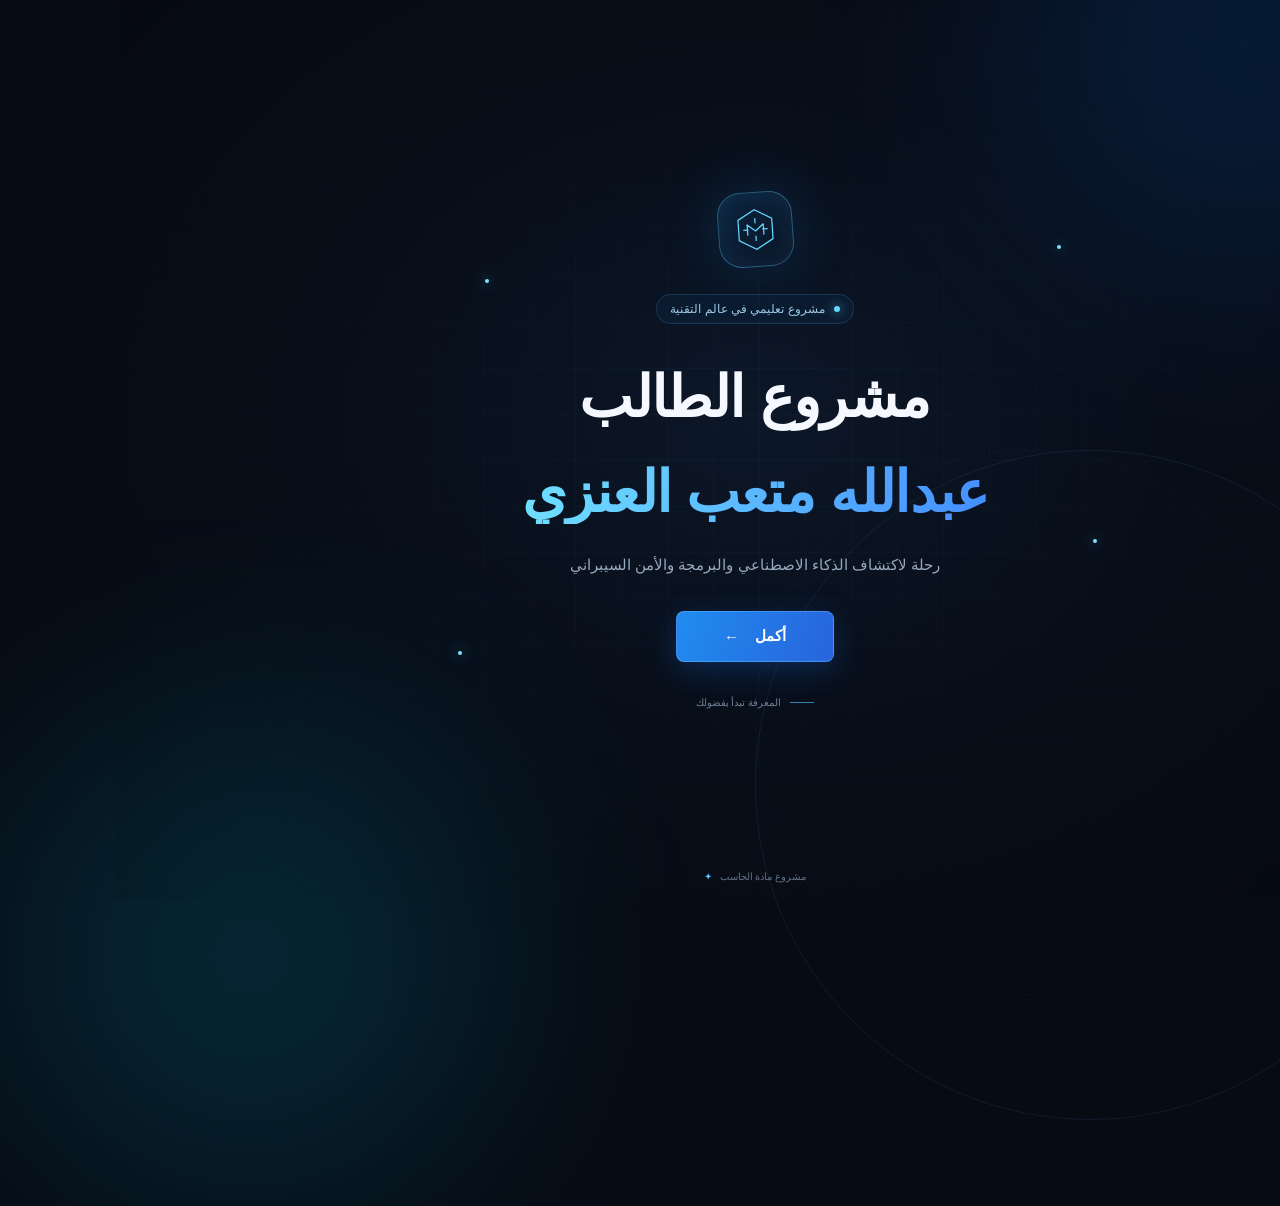
<file: index.html>
<!DOCTYPE html>
<html lang="ar" dir="rtl">
<head>
  <meta charset="UTF-8">
  <meta name="viewport" content="width=device-width, initial-scale=1.0">
  <meta name="theme-color" content="#070b14">
  <meta name="description" content="مشروع الطالب عبدالله متعب العنزي — عالم التقنية والذكاء الاصطناعي.">
  <title>مشروع الطالب عبدالله متعب العنزي</title>
  <link rel="stylesheet" href="welcome.css">
  <script src="welcome.js" defer></script>
</head>
<body class="welcome-page">
  <div class="welcome-glow welcome-glow-one" aria-hidden="true"></div>
  <div class="welcome-glow welcome-glow-two" aria-hidden="true"></div>
  <div class="welcome-grid" aria-hidden="true"></div>

  <main class="welcome-main">
    <div class="welcome-orbit orbit-outer" aria-hidden="true"></div>
    <div class="welcome-orbit orbit-inner" aria-hidden="true"></div>
    <div class="welcome-content">
      <div class="welcome-emblem" aria-hidden="true">
        <svg viewBox="0 0 64 64" fill="none">
          <path d="M32 5 55 18v28L32 59 9 46V18L32 5Z" stroke="currentColor" stroke-width="1.7"/>
          <path d="M21 39V25l11 9 11-9v14M16 32h6m20 0h6M32 17v6m0 18v6" stroke="currentColor" stroke-width="1.7" stroke-linecap="round" stroke-linejoin="round"/>
        </svg>
      </div>
      <span class="welcome-kicker"><span></span> مشروع تعليمي في عالم التقنية</span>
      <h1>مشروع الطالب<br><span>عبدالله متعب العنزي</span></h1>
      <p class="welcome-description">رحلة لاكتشاف الذكاء الاصطناعي والبرمجة والأمن السيبراني</p>
      <a class="continue-button" href="home.html">أكمل <span aria-hidden="true">←</span></a>
      <div class="welcome-caption"><i></i> المعرفة تبدأ بفضولك</div>
    </div>
    <span class="welcome-star star-one" aria-hidden="true"></span>
    <span class="welcome-star star-two" aria-hidden="true"></span>
    <span class="welcome-star star-three" aria-hidden="true"></span>
    <span class="welcome-star star-four" aria-hidden="true"></span>
  </main>
  <footer class="welcome-footer">مشروع مادة الحاسب <span>✦</span></footer>
</body>
</html>
</file>
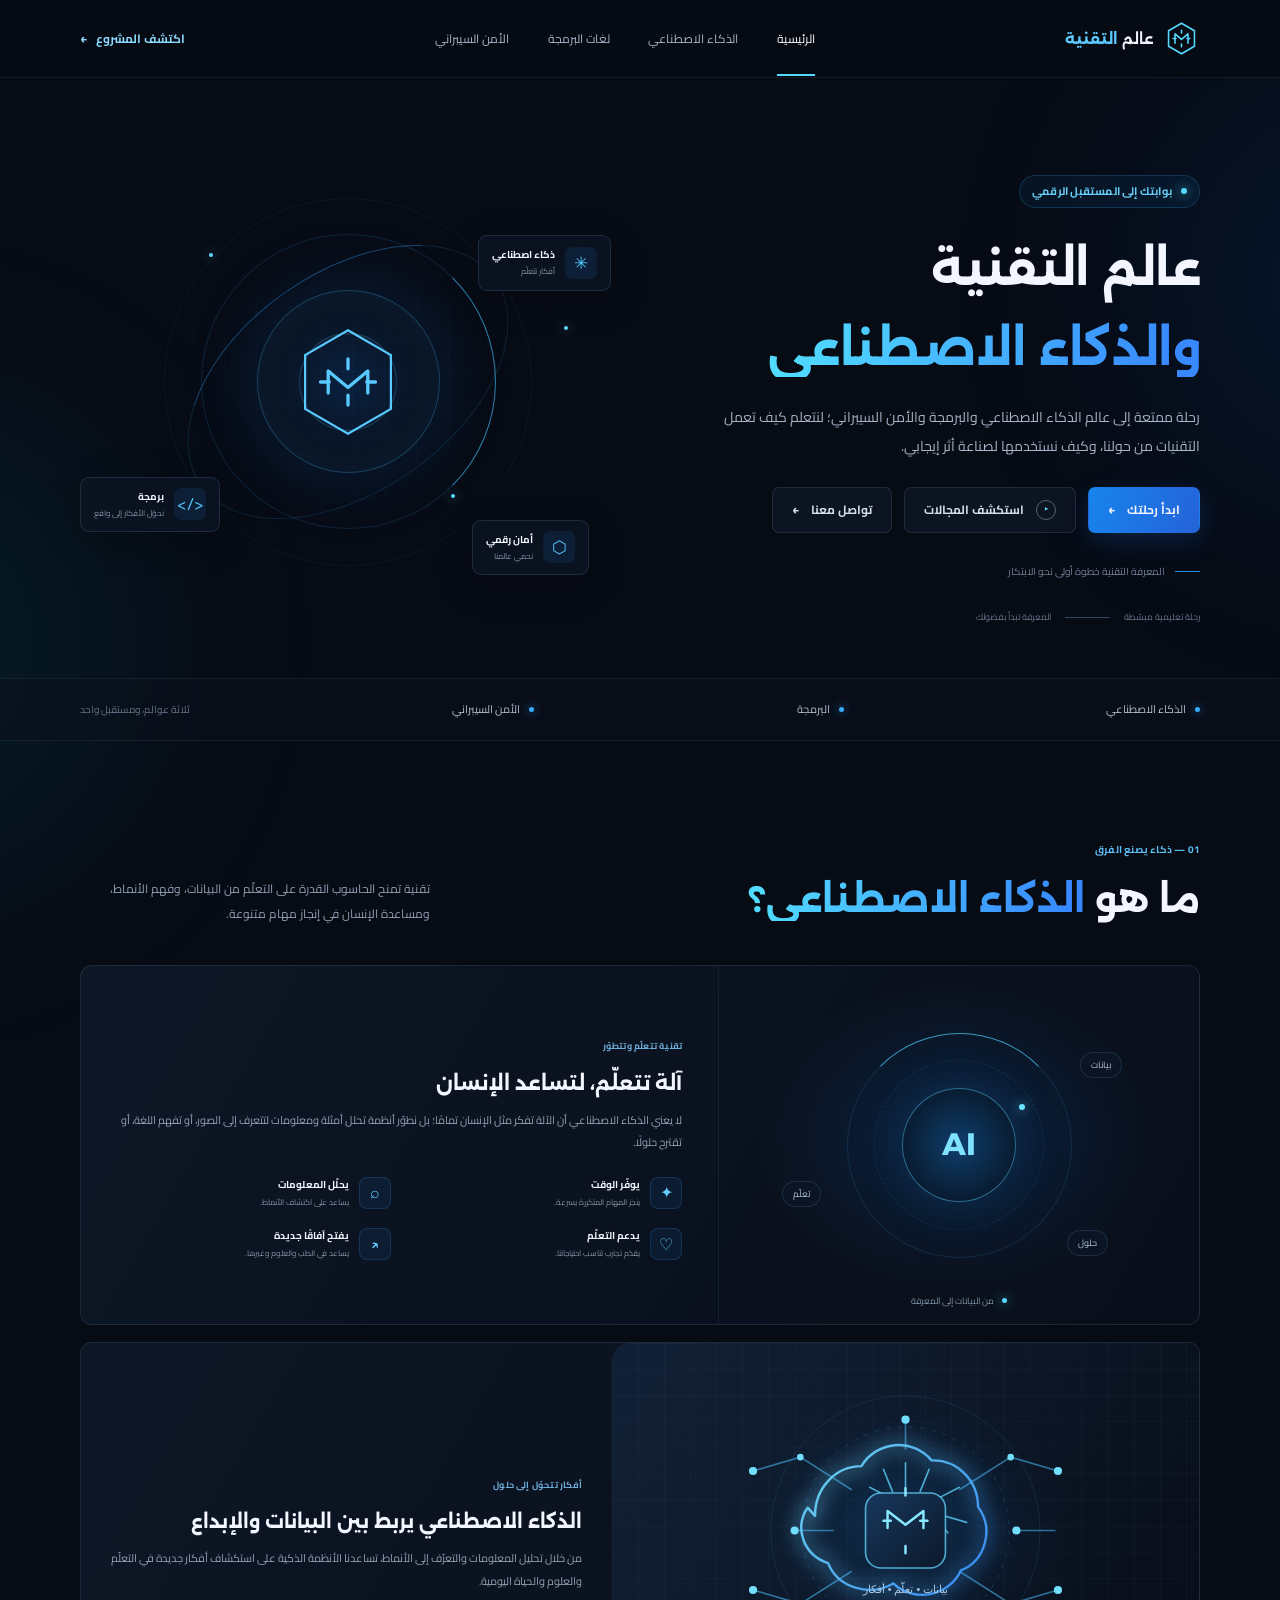
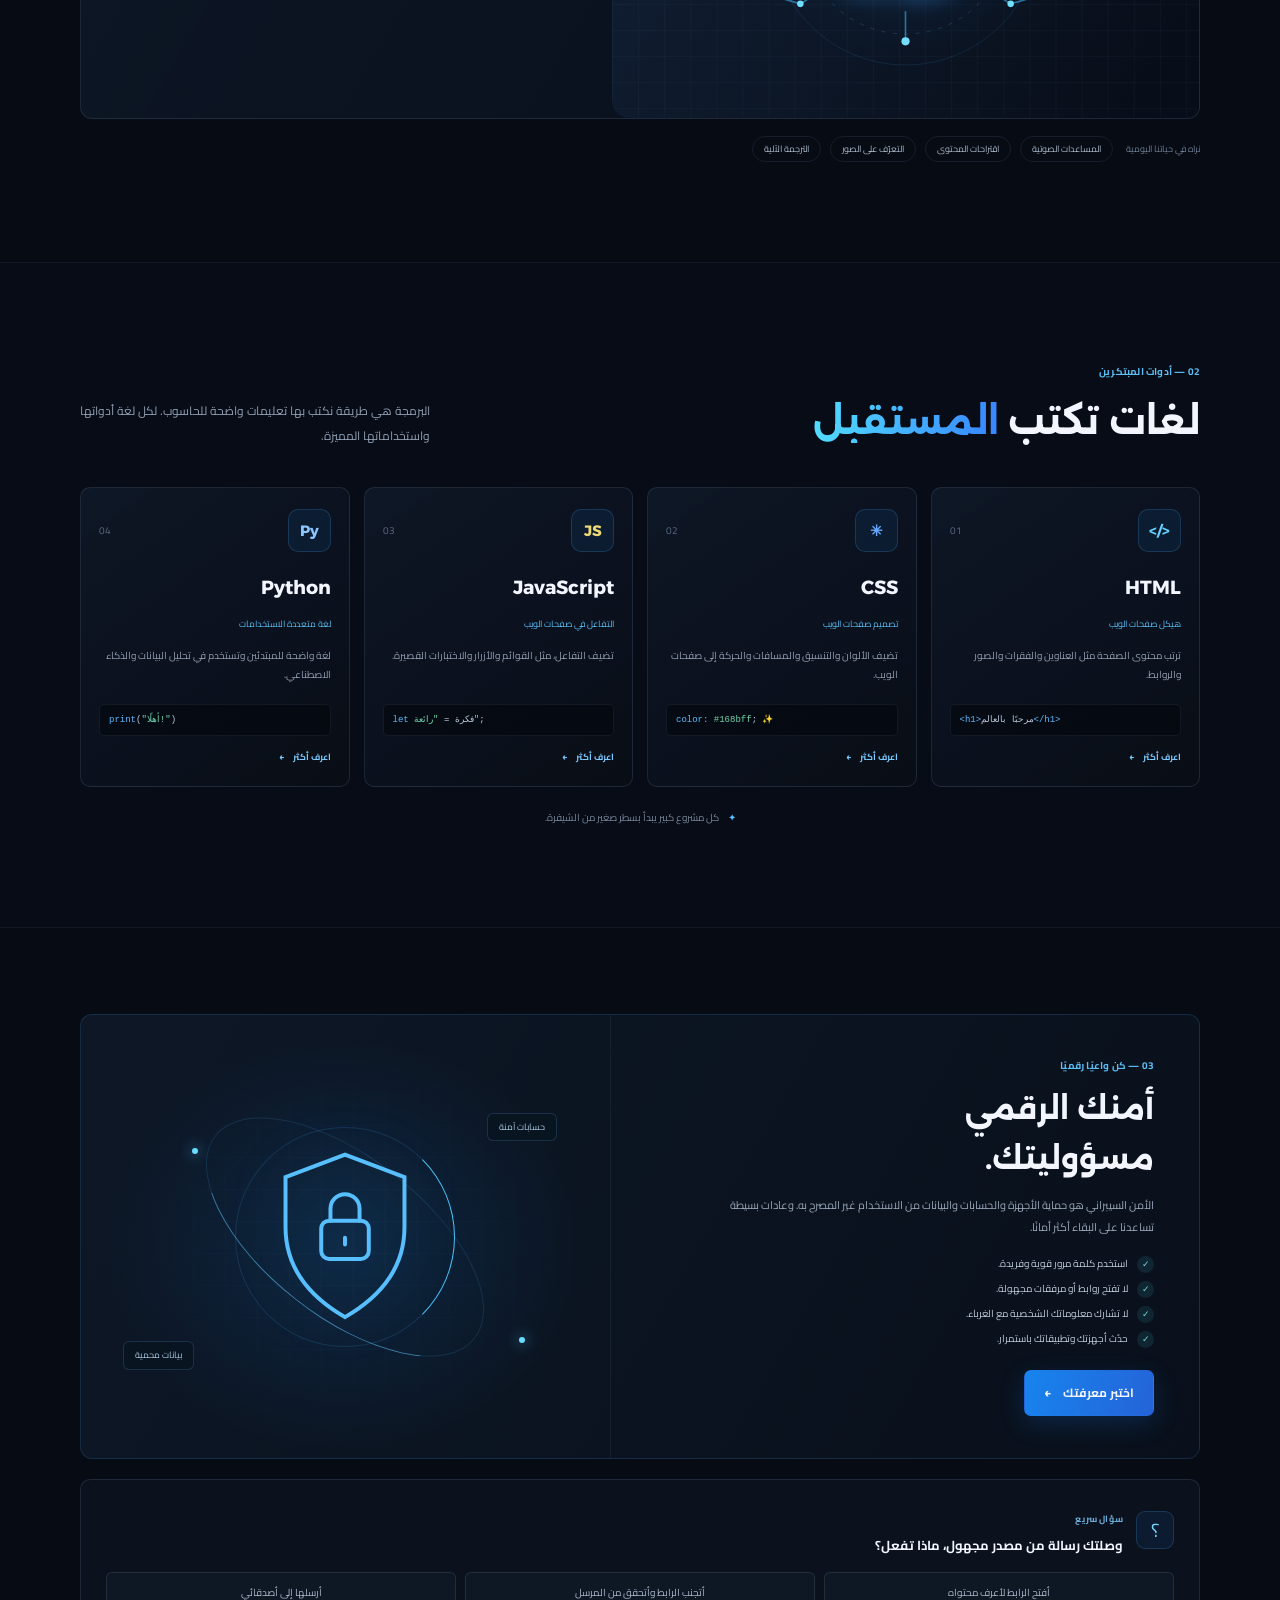
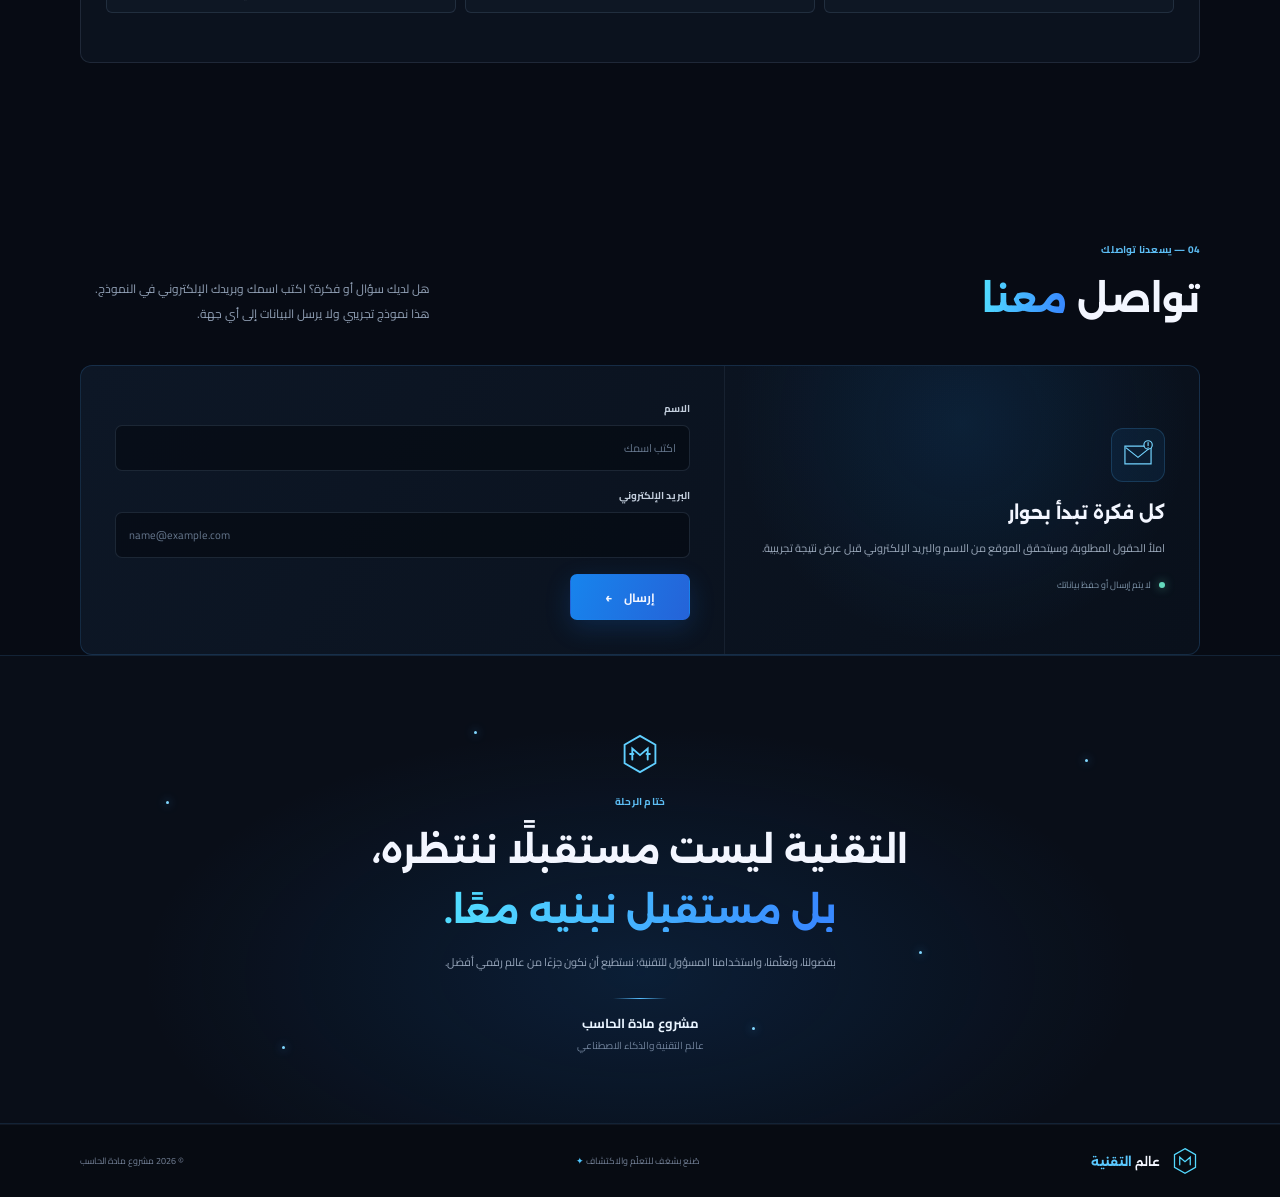
<file: home.html>
<!DOCTYPE html>
<html lang="ar" dir="rtl">
<head>
  <meta charset="UTF-8">
  <meta name="viewport" content="width=device-width, initial-scale=1.0">
  <meta name="theme-color" content="#070b14">
  <meta name="description" content="رحلة تعليمية مبسطة لاستكشاف الذكاء الاصطناعي والبرمجة والأمن السيبراني.">
  <title>عالم التقنية والذكاء الاصطناعي</title>
  <link rel="preconnect" href="https://fonts.googleapis.com">
  <link rel="preconnect" href="https://fonts.gstatic.com" crossorigin>
  <link href="https://fonts.googleapis.com/css2?family=Alexandria:wght@400;500;600;700;800&family=Cairo:wght@400;500;600;700;800&display=swap" rel="stylesheet">
  <link rel="stylesheet" href="style.css">
</head>
<body>
  <div class="page-glow page-glow-one" aria-hidden="true"></div>
  <div class="page-glow page-glow-two" aria-hidden="true"></div>

  <header class="site-header">
    <div class="container header-inner">
      <a class="brand" href="#الرئيسية" aria-label="عالم التقنية والذكاء الاصطناعي - الصفحة الرئيسية">
        <span class="brand-mark" aria-hidden="true">
          <svg viewBox="0 0 40 40" fill="none"><path d="M20 3.5 34 11.6v16.8L20 36.5 6 28.4V11.6L20 3.5Z" stroke="currentColor" stroke-width="1.7"/><path d="M13 25V15l7 6 7-6v10M11 20h3m12 0h3m-9-9v3m0 12v3" stroke="currentColor" stroke-width="1.7" stroke-linecap="round" stroke-linejoin="round"/></svg>
        </span>
        <span class="brand-name">عالم <b>التقنية</b></span>
      </a>

      <button class="menu-toggle" type="button" aria-label="فتح قائمة التنقل" aria-expanded="false" aria-controls="main-nav">
        <span></span><span></span><span></span>
      </button>

      <nav class="main-nav" id="main-nav" aria-label="التنقل الرئيسي">
        <a class="nav-link active" href="#الرئيسية">الرئيسية</a>
        <a class="nav-link" href="#الذكاء-الاصطناعي">الذكاء الاصطناعي</a>
        <a class="nav-link" href="#البرمجة">لغات البرمجة</a>
        <a class="nav-link" href="#الأمن-السيبراني">الأمن السيبراني</a>
      </nav>
      <a class="header-cta" href="#المشروع">اكتشف المشروع <span aria-hidden="true">←</span></a>
    </div>
  </header>

  <main>
    <section class="hero section" id="الرئيسية">
      <div class="container hero-layout">
        <div class="hero-copy reveal">
          <span class="eyebrow"><span class="eyebrow-dot"></span> بوابتك إلى المستقبل الرقمي</span>
          <h1 class="hero-title">عالم التقنية<br><span class="gradient-text">والذكاء الاصطناعي</span></h1>
          <p class="hero-description">رحلة ممتعة إلى عالم الذكاء الاصطناعي والبرمجة والأمن السيبراني؛ لنتعلم كيف تعمل التقنيات من حولنا، وكيف نستخدمها لصناعة أثر إيجابي.</p>
          <div class="hero-actions">
            <a class="button button-primary" href="#الذكاء-الاصطناعي">ابدأ رحلتك <span aria-hidden="true">←</span></a>
            <a class="button button-quiet" href="#البرمجة"><span class="play-icon" aria-hidden="true">▶</span> استكشف المجالات</a>
            <a class="button button-quiet" href="#تواصل-معنا">تواصل معنا <span aria-hidden="true">←</span></a>
          </div>
          <div class="hero-note"><span class="note-line"></span> المعرفة التقنية خطوة أولى نحو الابتكار</div>
        </div>

        <div class="hero-art reveal" aria-label="رسم توضيحي لشبكة تقنية مضيئة" role="img">
          <div class="orbit orbit-one"></div>
          <div class="orbit orbit-two"></div>
          <div class="orbit orbit-three"></div>
          <div class="art-grid"></div>
          <div class="art-center">
            <svg viewBox="0 0 120 120" fill="none" aria-hidden="true">
              <path d="M60 13 99 35.5v49L60 107 21 84.5v-49L60 13Z" stroke="currentColor" stroke-width="2"/>
              <path d="M42 70V50l18 15 18-15v20M35 60h8m34 0h8M60 39v9m0 24v9" stroke="currentColor" stroke-width="3" stroke-linecap="round" stroke-linejoin="round"/>
              <circle cx="60" cy="60" r="44" stroke="currentColor" stroke-opacity=".22"/>
            </svg>
          </div>
          <div class="floating-chip chip-ai"><span class="chip-icon">✳</span><span><b>ذكاء اصطناعي</b><small>أفكار تتعلّم</small></span></div>
          <div class="floating-chip chip-code"><span class="code-symbol">&lt;/&gt;</span><span><b>برمجة</b><small>نحوّل الأفكار إلى واقع</small></span></div>
          <div class="floating-chip chip-shield"><span class="shield-symbol">⬡</span><span><b>أمان رقمي</b><small>نحمي عالمنا</small></span></div>
          <span class="spark spark-one"></span><span class="spark spark-two"></span><span class="spark spark-three"></span>
        </div>
      </div>
      <div class="hero-bottom container">
        <span>رحلة تعليمية مبسّطة</span><span class="hero-bottom-line"></span><span>المعرفة تبدأ بفضولك</span>
      </div>
    </section>

    <section class="intro-strip" aria-label="موضوعات الموقع">
      <div class="container strip-inner">
        <span><i class="strip-dot"></i> الذكاء الاصطناعي</span><span><i class="strip-dot"></i> البرمجة</span><span><i class="strip-dot"></i> الأمن السيبراني</span><span class="strip-caption">ثلاثة عوالم، ومستقبل واحد</span>
      </div>
    </section>

    <section class="section content-section" id="الذكاء-الاصطناعي">
      <div class="container">
        <div class="section-heading reveal">
          <div><span class="section-kicker">01 — ذكاء يصنع الفرق</span><h2>ما هو <span class="gradient-text">الذكاء الاصطناعي؟</span></h2></div>
          <p>تقنية تمنح الحاسوب القدرة على التعلّم من البيانات، وفهم الأنماط، ومساعدة الإنسان في إنجاز مهام متنوعة.</p>
        </div>
        <div class="ai-feature-card reveal">
          <div class="ai-visual">
            <div class="ai-ring ring-a"></div><div class="ai-ring ring-b"></div>
            <div class="ai-core"><span>AI</span><i></i></div>
            <span class="ai-node node-a">بيانات</span><span class="ai-node node-b">تعلّم</span><span class="ai-node node-c">حلول</span>
            <div class="ai-visual-caption"><span class="live-dot"></span> من البيانات إلى المعرفة</div>
          </div>
          <div class="ai-feature-copy">
            <span class="mini-label">تقنية تتعلّم وتتطوّر</span>
            <h3>آلة تتعلّم، لتساعد الإنسان</h3>
            <p>لا يعني الذكاء الاصطناعي أن الآلة تفكر مثل الإنسان تمامًا؛ بل نطوّر أنظمة تحلل أمثلة ومعلومات لتتعرف إلى الصور، أو تفهم اللغة، أو تقترح حلولًا.</p>
            <div class="benefit-grid">
              <div class="benefit"><span class="benefit-icon">✦</span><span><b>يوفّر الوقت</b><small>ينجز المهام المتكررة بسرعة.</small></span></div>
              <div class="benefit"><span class="benefit-icon">⌕</span><span><b>يحلّل المعلومات</b><small>يساعد على اكتشاف الأنماط.</small></span></div>
              <div class="benefit"><span class="benefit-icon">♡</span><span><b>يدعم التعلّم</b><small>يقدّم تجارب تناسب احتياجاتنا.</small></span></div>
              <div class="benefit"><span class="benefit-icon">↗</span><span><b>يفتح آفاقًا جديدة</b><small>يساعد في الطب والعلوم وغيرها.</small></span></div>
            </div>
          </div>
        </div>
        <div class="ai-image-card reveal">
          <img src="ai-illustration.svg" alt="رسم توضيحي لشبكة ذكاء اصطناعي متصلة بالبيانات والأفكار" width="720" height="460" loading="lazy">
          <div class="ai-image-copy">
            <span class="mini-label">أفكار تتحوّل إلى حلول</span>
            <h3>الذكاء الاصطناعي يربط بين البيانات والإبداع</h3>
            <p>من خلال تحليل المعلومات والتعرّف إلى الأنماط، تساعدنا الأنظمة الذكية على استكشاف أفكار جديدة في التعلّم والعلوم والحياة اليومية.</p>
          </div>
        </div>
        <div class="example-row reveal"><span class="example-label">نراه في حياتنا اليومية</span><span class="example-pill">المساعدات الصوتية</span><span class="example-pill">اقتراحات المحتوى</span><span class="example-pill">التعرّف على الصور</span><span class="example-pill">الترجمة الآلية</span></div>
      </div>
    </section>

    <section class="section content-section programming-section" id="البرمجة">
      <div class="container">
        <div class="section-heading reveal">
          <div><span class="section-kicker">02 — أدوات المبتكرين</span><h2>لغات تكتب <span class="gradient-text">المستقبل</span></h2></div>
          <p>البرمجة هي طريقة نكتب بها تعليمات واضحة للحاسوب. لكل لغة أدواتها واستخداماتها المميزة.</p>
        </div>
        <div class="language-grid">
          <article class="language-card html-card reveal">
            <div class="language-top"><span class="language-icon">&lt;/&gt;</span><span class="language-number">01</span></div>
            <h3>HTML</h3><span class="language-type">هيكل صفحات الويب</span>
            <p>ترتب محتوى الصفحة مثل العناوين والفقرات والصور والروابط.</p>
            <div class="code-sample"><span>&lt;h1&gt;</span>مرحبًا بالعالم<span>&lt;/h1&gt;</span></div>
            <button class="text-button detail-toggle" type="button" aria-expanded="false">اعرف أكثر <span aria-hidden="true">←</span></button>
            <p class="language-detail" hidden>تخيّل HTML مثل هيكل المنزل؛ فهي تحدد العناصر التي تظهر في صفحة الويب.</p>
          </article>
          <article class="language-card css-card reveal">
            <div class="language-top"><span class="language-icon">✳</span><span class="language-number">02</span></div>
            <h3>CSS</h3><span class="language-type">تصميم صفحات الويب</span>
            <p>تضيف الألوان والتنسيق والمسافات والحركة إلى صفحات الويب.</p>
            <div class="code-sample"><span>color:</span> <b>#168bff</b>; <span>✨</span></div>
            <button class="text-button detail-toggle" type="button" aria-expanded="false">اعرف أكثر <span aria-hidden="true">←</span></button>
            <p class="language-detail" hidden>CSS مثل الديكور والألوان؛ تجعل الصفحة أجمل وأسهل في الاستخدام على الشاشات المختلفة.</p>
          </article>
          <article class="language-card js-card reveal">
            <div class="language-top"><span class="language-icon">JS</span><span class="language-number">03</span></div>
            <h3>JavaScript</h3><span class="language-type">التفاعل في صفحات الويب</span>
            <p>تضيف التفاعل، مثل القوائم والأزرار والاختبارات القصيرة.</p>
            <div class="code-sample"><span>let</span> فكرة = <b>"رائعة"</b>;</div>
            <button class="text-button detail-toggle" type="button" aria-expanded="false">اعرف أكثر <span aria-hidden="true">←</span></button>
            <p class="language-detail" hidden>JavaScript تجعل الصفحة تستجيب للمستخدم، وتنفذ أفعالًا عند الضغط أو الاختيار.</p>
          </article>
          <article class="language-card python-card reveal">
            <div class="language-top"><span class="language-icon">Py</span><span class="language-number">04</span></div>
            <h3>Python</h3><span class="language-type">لغة متعددة الاستخدامات</span>
            <p>لغة واضحة للمبتدئين وتستخدم في تحليل البيانات والذكاء الاصطناعي.</p>
            <div class="code-sample"><span>print</span>(<b>"أهلًا!"</b>)</div>
            <button class="text-button detail-toggle" type="button" aria-expanded="false">اعرف أكثر <span aria-hidden="true">←</span></button>
            <p class="language-detail" hidden>تتميّز Python بسهولة قراءة أوامرها، وتساعد على بناء تطبيقات وأدوات في مجالات كثيرة.</p>
          </article>
        </div>
        <p class="programming-note"><span>✦</span> كل مشروع كبير يبدأ بسطر صغير من الشيفرة.</p>
      </div>
    </section>

    <section class="section content-section cyber-section" id="الأمن-السيبراني">
      <div class="container">
        <div class="cyber-card reveal">
          <div class="cyber-copy">
            <span class="section-kicker">03 — كن واعيًا رقميًا</span>
            <h2>أمنك الرقمي<br>مسؤوليتك.</h2>
            <p>الأمن السيبراني هو حماية الأجهزة والحسابات والبيانات من الاستخدام غير المصرح به. وعادات بسيطة تساعدنا على البقاء أكثر أمانًا.</p>
            <ul class="safety-list">
              <li><span>✓</span> استخدم كلمة مرور قوية وفريدة.</li>
              <li><span>✓</span> لا تفتح روابط أو مرفقات مجهولة.</li>
              <li><span>✓</span> لا تشارك معلوماتك الشخصية مع الغرباء.</li>
              <li><span>✓</span> حدّث أجهزتك وتطبيقاتك باستمرار.</li>
            </ul>
            <a class="button button-primary" href="#اختبر-معرفتك">اختبر معرفتك <span aria-hidden="true">←</span></a>
          </div>
          <div class="cyber-art" aria-label="رسم توضيحي لقفل يحمي البيانات" role="img">
            <div class="cyber-grid"></div>
            <div class="cyber-orbit cyber-orbit-one"></div><div class="cyber-orbit cyber-orbit-two"></div>
            <div class="cyber-shield">
              <svg viewBox="0 0 120 140" fill="none" aria-hidden="true"><path d="M60 8 105 25v38c0 31-19 53-45 68C34 116 15 94 15 63V25L60 8Z" stroke="currentColor" stroke-width="3"/><rect x="42" y="58" width="36" height="29" rx="6" stroke="currentColor" stroke-width="3"/><path d="M49 58v-9a11 11 0 0 1 22 0v9m-11 13v5" stroke="currentColor" stroke-width="3" stroke-linecap="round"/></svg>
            </div>
            <span class="cyber-tag tag-one">حسابات آمنة</span><span class="cyber-tag tag-two">بيانات محمية</span>
            <span class="cyber-pulse pulse-one"></span><span class="cyber-pulse pulse-two"></span>
          </div>
        </div>
        <div class="quiz-card reveal" id="اختبر-معرفتك">
          <div class="quiz-heading"><span class="quiz-icon">؟</span><div><span class="mini-label">سؤال سريع</span><h3>وصلتك رسالة من مصدر مجهول، ماذا تفعل؟</h3></div></div>
          <div class="quiz-options" role="group" aria-label="اختر التصرف الأكثر أمانًا">
            <button type="button" class="quiz-option" data-correct="false">أفتح الرابط لأعرف محتواه</button>
            <button type="button" class="quiz-option" data-correct="true">أتجنب الرابط وأتحقق من المرسل</button>
            <button type="button" class="quiz-option" data-correct="false">أرسلها إلى أصدقائي</button>
          </div>
          <p class="quiz-feedback" aria-live="polite"></p>
        </div>
      </div>
    </section>

    <section class="section contact-section" id="تواصل-معنا">
      <div class="container">
        <div class="section-heading reveal">
          <div><span class="section-kicker">04 — يسعدنا تواصلك</span><h2>تواصل <span class="gradient-text">معنا</span></h2></div>
          <p>هل لديك سؤال أو فكرة؟ اكتب اسمك وبريدك الإلكتروني في النموذج. هذا نموذج تجريبي ولا يرسل البيانات إلى أي جهة.</p>
        </div>
        <div class="contact-card reveal">
          <div class="contact-intro">
            <span class="contact-symbol" aria-hidden="true">
              <svg viewBox="0 0 64 64" fill="none"><path d="M10 17h44v30H10z" stroke="currentColor" stroke-width="2"/><path d="m12 20 20 16 20-16" stroke="currentColor" stroke-width="2" stroke-linecap="round" stroke-linejoin="round"/><circle cx="49" cy="15" r="7" fill="#0d1726" stroke="currentColor" stroke-width="2"/><path d="M49 11v5m0 3h.01" stroke="currentColor" stroke-width="2" stroke-linecap="round"/></svg>
            </span>
            <h3>كل فكرة تبدأ بحوار</h3>
            <p>املأ الحقول المطلوبة، وسيتحقق الموقع من الاسم والبريد الإلكتروني قبل عرض نتيجة تجريبية.</p>
            <span class="contact-note"><i></i> لا يتم إرسال أو حفظ بياناتك</span>
          </div>
          <form class="contact-form" id="contact-form">
            <div class="form-field">
              <label for="contact-name">الاسم</label>
              <input id="contact-name" name="name" type="text" autocomplete="name" minlength="2" maxlength="80" placeholder="اكتب اسمك" required>
            </div>
            <div class="form-field">
              <label for="contact-email">البريد الإلكتروني</label>
              <input id="contact-email" name="email" type="email" autocomplete="email" placeholder="name@example.com" dir="ltr" required>
            </div>
            <button class="button button-primary contact-submit" type="submit">إرسال <span aria-hidden="true">←</span></button>
            <p class="form-status" id="form-status" role="status" aria-live="polite" hidden></p>
          </form>
        </div>
      </div>
    </section>

    <section class="project-section" id="المشروع">
      <div class="project-stars" aria-hidden="true"><i></i><i></i><i></i><i></i><i></i><i></i></div>
      <div class="container project-content reveal">
        <span class="project-mark"><svg viewBox="0 0 40 40" fill="none" aria-hidden="true"><path d="M20 3.5 34 11.6v16.8L20 36.5 6 28.4V11.6L20 3.5Z" stroke="currentColor" stroke-width="1.7"/><path d="M13 25V15l7 6 7-6v10M11 20h3m12 0h3" stroke="currentColor" stroke-width="1.7" stroke-linecap="round"/></svg></span>
        <span class="section-kicker">ختام الرحلة</span>
        <h2>التقنية ليست مستقبلًا ننتظره،<br><span class="gradient-text">بل مستقبل نبنيه معًا.</span></h2>
        <p>بفضولنا، وتعلّمنا، واستخدامنا المسؤول للتقنية؛ نستطيع أن نكون جزءًا من عالم رقمي أفضل.</p>
        <div class="project-divider"></div>
        <span class="project-title">مشروع مادة الحاسب</span>
        <span class="project-subtitle">عالم التقنية والذكاء الاصطناعي</span>
      </div>
    </section>
  </main>

  <footer class="site-footer">
    <div class="container footer-inner">
      <a class="brand footer-brand" href="#الرئيسية"><span class="brand-mark" aria-hidden="true"><svg viewBox="0 0 40 40" fill="none"><path d="M20 3.5 34 11.6v16.8L20 36.5 6 28.4V11.6L20 3.5Z" stroke="currentColor" stroke-width="1.7"/><path d="M13 25V15l7 6 7-6v10" stroke="currentColor" stroke-width="1.7" stroke-linecap="round"/></svg></span><span class="brand-name">عالم <b>التقنية</b></span></a>
      <p>صُنع بشغف للتعلّم والاكتشاف <span>✦</span></p>
      <span class="footer-copy">© <span id="current-year"></span> مشروع مادة الحاسب</span>
    </div>
  </footer>
  <button class="back-to-top" type="button" aria-label="العودة إلى أعلى الصفحة">↑</button>
  <script src="script.js"></script>
</body>
</html>
</file>
<file: welcome.css>
/* تصميم مستقل لصفحة الترحيب */
:root {
  color-scheme: dark;
  --welcome-blue: #278fff;
  --welcome-cyan: #62d7ff;
}

* { box-sizing: border-box; }
html, body { min-width: 320px; min-height: 100%; margin: 0; }
html { background: #070b14; }
body.welcome-page {
  position: relative;
  display: flex;
  min-height: 100vh;
  min-height: 100svh;
  overflow: hidden;
  align-items: center;
  justify-content: center;
  background: radial-gradient(ellipse at 50% 46%, #0c1728 0%, #080e19 46%, #060910 100%);
  color: #f5f8ff;
  font-family: "Segoe UI", Tahoma, Arial, sans-serif;
}

.welcome-glow { position: absolute; width: min(44vw, 500px); aspect-ratio: 1; border-radius: 50%; filter: blur(115px); opacity: .14; pointer-events: none; }
.welcome-glow-one { top: -25%; right: -9%; background: #087bff; animation: glow-drift 11s ease-in-out infinite alternate; }
.welcome-glow-two { bottom: -34%; left: -9%; background: #00c8ed; animation: glow-drift 14s ease-in-out infinite alternate-reverse; }
.welcome-grid { position: absolute; inset: 0; background-image: linear-gradient(rgba(99, 145, 203, .045) 1px, transparent 1px), linear-gradient(90deg, rgba(99, 145, 203, .045) 1px, transparent 1px); background-size: 46px 46px; mask-image: radial-gradient(ellipse at center, #000 8%, transparent 76%); pointer-events: none; }
.welcome-main { position: relative; display: grid; width: min(100%, 900px); min-height: 610px; min-height: min(76svh, 720px); place-items: center; padding: 48px 24px; isolation: isolate; }
.welcome-content { position: relative; z-index: 2; display: flex; width: min(100%, 680px); align-items: center; flex-direction: column; text-align: center; animation: welcome-appear .9s cubic-bezier(.2,.7,.25,1) both; }
.welcome-emblem { display: grid; width: 75px; height: 75px; place-items: center; margin-bottom: 27px; border: 1px solid rgba(95, 205, 255, .36); border-radius: 23px; background: linear-gradient(145deg, rgba(27, 119, 205, .18), rgba(11, 23, 40, .78)); box-shadow: 0 0 60px rgba(30, 147, 255, .18), inset 0 0 25px rgba(71, 185, 255, .09); color: var(--welcome-cyan); transform: rotate(-4deg); }
.welcome-emblem svg { width: 47px; height: 47px; }
.welcome-kicker { display: inline-flex; align-items: center; gap: 9px; padding: 7px 13px; border: 1px solid rgba(77, 170, 239, .2); border-radius: 99px; background: rgba(15, 75, 125, .14); color: #9dc8e6; font-size: 12px; }
.welcome-kicker span { width: 6px; height: 6px; border-radius: 50%; background: var(--welcome-cyan); box-shadow: 0 0 12px var(--welcome-cyan); }
.welcome-content h1 { margin: 26px 0 11px; font-size: clamp(34px, 6vw, 57px); font-weight: 700; line-height: 1.65; letter-spacing: -.8px; }
.welcome-content h1 span { color: var(--welcome-cyan); background: linear-gradient(100deg, #70e1ff, #448eff); -webkit-background-clip: text; background-clip: text; -webkit-text-fill-color: transparent; }
.welcome-description { margin: 0; color: #98a9be; font-size: clamp(13px, 2vw, 15px); line-height: 2; }
.continue-button { display: inline-flex; min-width: 158px; min-height: 51px; align-items: center; justify-content: center; gap: 16px; margin-top: 31px; padding: 0 24px; border: 1px solid rgba(108, 192, 255, .4); border-radius: 8px; background: linear-gradient(110deg, #208cf0, #2864dc); box-shadow: 0 8px 30px rgba(24, 116, 234, .25); color: #fff; font-size: 15px; font-weight: 700; text-decoration: none; transition: transform .22s ease, box-shadow .22s ease, filter .22s ease; }
.continue-button:hover { transform: translateY(-3px); box-shadow: 0 12px 38px rgba(24, 132, 255, .4); filter: brightness(1.08); }
.continue-button:focus-visible { outline: 3px solid #8ce5ff; outline-offset: 4px; }
.continue-button span { transition: transform .2s ease; }
.continue-button:hover span { transform: translateX(-4px); }
.welcome-caption { display: flex; align-items: center; gap: 9px; margin-top: 35px; color: #6f8097; font-size: 10px; }
.welcome-caption i { width: 24px; height: 1px; background: #347fb3; }
.welcome-orbit { position: absolute; z-index: 0; top: 50%; left: 50%; border: 1px solid rgba(69, 160, 232, .11); border-radius: 50%; pointer-events: none; }
.orbit-outer { width: min(75vw, 670px); aspect-ratio: 1; animation: orbit-turn 50s linear infinite; }
.orbit-inner { width: min(62vw, 545px); aspect-ratio: 1; border-style: dashed; opacity: .6; animation: orbit-turn 75s linear infinite reverse; }
.welcome-star { position: absolute; z-index: 1; width: 4px; height: 4px; border-radius: 50%; background: #7de1ff; box-shadow: 0 0 13px #47bfff; animation: star-twinkle 2.8s ease-in-out infinite alternate; }
.star-one { top: 20%; right: 16%; }.star-two { top: 63%; right: 12%; animation-delay: -1s; }.star-three { bottom: 20%; left: 17%; animation-delay: -1.7s; }.star-four { top: 25%; left: 20%; animation-delay: -.6s; }
.welcome-footer { position: absolute; right: 20px; bottom: 18px; left: 20px; color: #637289; font-size: 10px; text-align: center; }
.welcome-footer span { margin-right: 5px; color: #54bfff; }
.welcome-page.is-leaving .welcome-content { animation: welcome-exit .22s ease-in both; }

@keyframes welcome-appear { from { opacity: 0; transform: translateY(18px); } to { opacity: 1; transform: translateY(0); } }
@keyframes welcome-exit { to { opacity: 0; transform: translateY(-8px); } }
@keyframes orbit-turn { to { transform: translate(-50%, -50%) rotate(360deg); } }
@keyframes star-twinkle { from { opacity: .3; transform: scale(.7); } to { opacity: 1; transform: scale(1.25); } }
@keyframes glow-drift { to { transform: translate(-24px, 25px) scale(1.1); } }

@media (max-width: 600px) {
  .welcome-main { min-height: 580px; min-height: min(78svh, 700px); padding: 38px 21px; }
  .welcome-emblem { width: 65px; height: 65px; margin-bottom: 23px; border-radius: 20px; }
  .welcome-emblem svg { width: 42px; height: 42px; }
  .welcome-content h1 { margin-top: 22px; font-size: clamp(32px, 8.5vw, 43px); }
  .welcome-description { max-width: 310px; }
  .orbit-outer { width: 100vw; }.orbit-inner { width: 82vw; }
}

@media (prefers-reduced-motion: reduce) {
  *, *::before, *::after { animation-duration: .01ms !important; animation-iteration-count: 1 !important; scroll-behavior: auto !important; transition-duration: .01ms !important; }
}
</file>
<file: style.css>
/* ألوان وأنماط أساسية للموقع */
:root {
  color-scheme: dark;
  --background: #070b14;
  --surface: #0c1220;
  --surface-light: #111a2b;
  --text: #f3f6ff;
  --muted: #9aa8bd;
  --blue: #2494ff;
  --cyan: #54d9ff;
  --line: rgba(149, 179, 220, .14);
  --font: "Cairo", "Alexandria", Tahoma, sans-serif;
}

* { box-sizing: border-box; }
html { scroll-behavior: smooth; scroll-padding-top: 92px; }
body { margin: 0; background: var(--background); color: var(--text); font-family: var(--font); line-height: 1.8; overflow-x: hidden; }
body.menu-open { overflow: hidden; }
a { color: inherit; text-decoration: none; }
button { color: inherit; font: inherit; }
::selection { color: #fff; background: #167fe0; }
.container { width: min(1120px, calc(100% - 48px)); margin-inline: auto; }
.section { position: relative; }
.page-glow { position: fixed; z-index: -1; width: 420px; height: 420px; border-radius: 50%; filter: blur(130px); opacity: .11; pointer-events: none; }
.page-glow-one { top: 8%; right: -300px; background: #0876ff; }
.page-glow-two { bottom: 5%; left: -310px; background: #00c6ed; }
.gradient-text { color: #53c5ff; background: linear-gradient(100deg, #51dbff 5%, #3889ff 94%); -webkit-background-clip: text; background-clip: text; -webkit-text-fill-color: transparent; }

/* رأس الصفحة والتنقل */
.site-header { position: sticky; z-index: 20; top: 0; height: 78px; border-bottom: 1px solid rgba(151, 174, 207, .1); background: rgba(7, 11, 20, .84); backdrop-filter: blur(18px); }
.header-inner, .main-nav, .brand, .header-cta { display: flex; align-items: center; }
.header-inner { height: 100%; justify-content: space-between; gap: 24px; }
.brand { flex-shrink: 0; gap: 10px; }
.brand-mark { width: 37px; height: 37px; color: var(--cyan); }
.brand-mark svg, .project-mark svg { width: 100%; height: 100%; }
.brand-name { font-family: "Alexandria", var(--font); font-size: 15px; font-weight: 600; }
.brand-name b { color: #5bc9ff; font-weight: 700; }
.main-nav { height: 100%; gap: clamp(18px, 3vw, 40px); }
.nav-link { position: relative; color: #aab5c7; font-size: 12px; transition: color .2s ease; }
.nav-link:hover, .nav-link.active { color: #fff; }
.nav-link.active::after { position: absolute; right: 0; bottom: -27px; left: 0; height: 2px; background: var(--cyan); content: ""; }
.header-cta { gap: 9px; color: #8cdaff; font-size: 12px; font-weight: 700; }
.header-cta span, .button span, .text-button span { transition: transform .2s ease; }
.header-cta:hover span, .button:hover span, .text-button:hover span { transform: translateX(-4px); }
.menu-toggle { display: none; }

/* واجهة البداية ورسوماتها المولدة باستخدام CSS وSVG */
.hero { min-height: 600px; padding: 76px 0 24px; }
.hero-layout { display: grid; min-height: 455px; grid-template-columns: 1.02fr .98fr; align-items: center; gap: 26px; }
.hero-copy { position: relative; z-index: 2; padding-bottom: 8px; }
.eyebrow, .section-kicker, .mini-label { color: #67cff9; font-size: 11px; font-weight: 700; letter-spacing: .2px; }
.eyebrow { display: inline-flex; align-items: center; gap: 9px; padding: 6px 12px; border: 1px solid rgba(60, 170, 239, .21); border-radius: 99px; background: rgba(23, 111, 173, .1); }
.eyebrow-dot, .live-dot { width: 6px; height: 6px; border-radius: 50%; background: #53d9ff; box-shadow: 0 0 12px #53d9ff; }
h1, h2, h3, p { margin-top: 0; }
.hero h1 { margin: 21px 0 15px; font-family: "Alexandria", var(--font); font-size: clamp(38px, 5vw, 56px); font-weight: 700; line-height: 1.5; letter-spacing: -1.6px; }
.hero-description { max-width: 485px; margin-bottom: 25px; color: #a8b4c7; font-size: 14px; line-height: 2.1; }
.hero-actions { display: flex; flex-wrap: wrap; align-items: center; gap: 12px; }
.button { display: inline-flex; min-height: 46px; align-items: center; justify-content: center; gap: 12px; padding: 0 19px; border: 1px solid transparent; border-radius: 7px; font-size: 12px; font-weight: 700; transition: transform .2s ease, box-shadow .2s ease, border-color .2s ease; }
.button:hover { transform: translateY(-2px); }
.button-primary { background: linear-gradient(110deg, #1784ed, #2563d8); box-shadow: 0 8px 26px rgba(27, 119, 233, .2); }
.button-primary:hover { box-shadow: 0 10px 32px rgba(27, 119, 233, .36); }
.button-quiet { border-color: var(--line); background: rgba(17, 26, 43, .6); color: #d3ddeb; }
.play-icon { display: inline-grid; width: 20px; height: 20px; place-items: center; border: 1px solid #54657c; border-radius: 50%; color: #65d6ff; font-size: 8px; }
.hero-note { display: flex; align-items: center; gap: 10px; margin-top: 30px; color: #738299; font-size: 10px; }
.note-line { width: 25px; height: 1px; background: #288cdd; }
.hero-art { position: relative; display: grid; min-height: 430px; place-items: center; isolation: isolate; }
.art-grid, .cyber-grid { position: absolute; z-index: -1; inset: 3% 3%; background-image: linear-gradient(rgba(99, 145, 203, .055) 1px, transparent 1px), linear-gradient(90deg, rgba(99, 145, 203, .055) 1px, transparent 1px); background-size: 32px 32px; mask-image: radial-gradient(ellipse, black, transparent 70%); }
.art-center { z-index: 2; display: grid; width: 183px; height: 183px; place-items: center; border: 1px solid rgba(71, 183, 255, .3); border-radius: 50%; background: radial-gradient(circle, rgba(23, 130, 255, .19), rgba(15, 30, 52, .43) 60%, rgba(6, 12, 21, .5)); box-shadow: 0 0 75px rgba(20, 130, 255, .19), inset 0 0 40px rgba(57, 169, 255, .1); color: #58caff; animation: core-pulse 4s ease-in-out infinite; }
.art-center svg { width: 132px; }
.orbit { position: absolute; width: 260px; height: 260px; border: 1px solid rgba(61, 160, 237, .17); border-radius: 50%; }
.orbit-one { width: 295px; height: 295px; border-right-color: rgba(68, 194, 255, .65); animation: orbit-spin 15s linear infinite; }
.orbit-two { width: 360px; height: 220px; transform: rotate(-35deg); border-top-color: rgba(51, 143, 228, .45); animation: orbit-spin 20s linear infinite reverse; }
.orbit-three { width: 368px; height: 368px; border-color: rgba(85, 154, 224, .08); }
.floating-chip { position: absolute; z-index: 3; display: flex; align-items: center; gap: 10px; padding: 10px 13px; border: 1px solid rgba(117, 163, 214, .18); border-radius: 9px; background: rgba(12, 20, 34, .87); box-shadow: 0 10px 35px rgba(0, 0, 0, .22); animation: float 5s ease-in-out infinite; }
.floating-chip b, .floating-chip small { display: block; }
.floating-chip b { font-size: 10px; }
.floating-chip small { margin-top: 1px; color: #8190a6; font-size: 8px; }
.chip-icon, .code-symbol, .shield-symbol { display: grid; width: 32px; height: 32px; place-items: center; border-radius: 7px; background: rgba(31, 130, 223, .12); color: #55c8ff; font-size: 17px; }
.chip-ai { top: 16%; right: 1%; }
.chip-code { bottom: 15%; left: 0; animation-delay: -1.8s; }
.chip-shield { right: 5%; bottom: 5%; animation-delay: -3.2s; }
.spark { position: absolute; width: 4px; height: 4px; border-radius: 50%; background: #60d9ff; box-shadow: 0 0 12px #42c8ff; }
.spark-one { top: 20%; left: 24%; }.spark-two { top: 37%; right: 9%; }.spark-three { bottom: 23%; right: 30%; }
.hero-bottom { display: flex; align-items: center; gap: 14px; color: #67768c; font-size: 9px; }
.hero-bottom-line { width: 45px; height: 1px; background: #33475e; }
.intro-strip { border-block: 1px solid rgba(138, 170, 212, .1); background: rgba(11, 17, 28, .55); }
.strip-inner { display: flex; min-height: 61px; align-items: center; justify-content: space-between; gap: 18px; }
.strip-inner > span:not(.strip-caption) { display: flex; align-items: center; gap: 9px; color: #b6c1d1; font-size: 11px; }
.strip-dot { width: 5px; height: 5px; border-radius: 50%; background: #39aaf5; box-shadow: 0 0 10px #258de4; }
.strip-caption { color: #65748b; font-size: 10px; }

/* أقسام المعرفة */
.content-section { padding: 100px 0; }
.section-heading { display: flex; align-items: end; justify-content: space-between; gap: 28px; margin-bottom: 36px; }
.section-kicker { display: block; margin-bottom: 9px; color: #5dbef5; font-size: 10px; }
.section-heading h2, .cyber-copy h2, .project-content h2 { margin: 0; font-family: "Alexandria", var(--font); font-size: clamp(27px, 3.4vw, 37px); font-weight: 700; line-height: 1.65; }
.section-heading > p { max-width: 350px; margin: 0 0 3px; color: #91a0b5; font-size: 12px; line-height: 2.1; }
.ai-feature-card { display: grid; min-height: 360px; grid-template-columns: .86fr 1.14fr; overflow: hidden; border: 1px solid var(--line); border-radius: 12px; background: linear-gradient(120deg, rgba(14, 24, 40, .9), rgba(9, 15, 26, .95)); }
.ai-visual { position: relative; display: grid; min-height: 340px; overflow: hidden; place-items: center; border-left: 1px solid rgba(145, 173, 209, .09); background: radial-gradient(ellipse at 50% 48%, rgba(18, 123, 236, .17), transparent 59%); }
.ai-ring { position: absolute; border: 1px solid rgba(63, 168, 244, .15); border-radius: 50%; }
.ring-a { width: 225px; height: 225px; animation: orbit-spin 24s linear infinite; border-top-color: rgba(77, 208, 255, .7); }
.ring-b { width: 170px; height: 170px; border-style: dashed; animation: orbit-spin 18s linear infinite reverse; }
.ai-core { display: grid; width: 114px; height: 114px; place-items: center; border: 1px solid rgba(86, 204, 255, .45); border-radius: 50%; background: radial-gradient(circle, rgba(24, 141, 240, .27), rgba(7, 15, 26, .91)); box-shadow: 0 0 50px rgba(29, 151, 247, .18); color: #7fe2ff; font-family: "Alexandria", sans-serif; font-size: 31px; font-weight: 700; }
.ai-core i { position: absolute; width: 6px; height: 6px; border-radius: 50%; background: #6be4ff; box-shadow: 0 0 12px #4fcaff; transform: translate(63px, -38px); }
.ai-node { position: absolute; padding: 4px 10px; border: 1px solid rgba(95, 173, 232, .18); border-radius: 99px; background: #0b1422; color: #b4c6da; font-size: 9px; }
.node-a { top: 24%; right: 16%; }.node-b { top: 60%; left: 13%; }.node-c { right: 19%; bottom: 19%; }
.ai-visual-caption { position: absolute; right: 50%; bottom: 15px; display: flex; align-items: center; gap: 8px; color: #8293a9; font-size: 9px; transform: translateX(50%); }
.live-dot { width: 5px; height: 5px; }
.ai-feature-copy { align-self: center; padding: 35px 36px; }
.mini-label { color: #6eaedb; font-size: 9px; }
.ai-feature-copy h3 { margin: 7px 0 8px; font-family: "Alexandria", var(--font); font-size: 20px; }
.ai-feature-copy > p { margin-bottom: 23px; color: #94a2b7; font-size: 11px; line-height: 2; }
.benefit-grid { display: grid; grid-template-columns: 1fr 1fr; gap: 17px 18px; }
.benefit { display: flex; align-items: center; gap: 10px; }
.benefit-icon { display: grid; width: 32px; height: 32px; flex: 0 0 auto; place-items: center; border: 1px solid rgba(59, 151, 232, .2); border-radius: 8px; background: rgba(26, 99, 166, .13); color: #65caff; }
.benefit b, .benefit small { display: block; }
.benefit b { font-size: 10px; }.benefit small { margin-top: 2px; color: #8290a4; font-size: 8px; }
.example-row { display: flex; align-items: center; flex-wrap: wrap; gap: 9px; margin-top: 17px; }
.example-label { margin-left: 4px; color: #6f8096; font-size: 9px; }
.example-pill { padding: 4px 11px; border: 1px solid rgba(137, 167, 203, .12); border-radius: 99px; color: #aab9ca; font-size: 9px; }
.programming-section { border-block: 1px solid rgba(138, 170, 212, .08); background: rgba(10, 15, 25, .48); }
.language-grid { display: grid; grid-template-columns: repeat(4, 1fr); gap: 14px; }
.language-card { position: relative; min-height: 295px; padding: 21px 18px 17px; border: 1px solid var(--line); border-radius: 10px; background: linear-gradient(145deg, rgba(17, 26, 42, .82), rgba(9, 14, 23, .95)); transition: transform .25s ease, border-color .25s ease, box-shadow .25s ease; }
.language-card:hover { transform: translateY(-5px); border-color: rgba(71, 162, 239, .37); box-shadow: 0 14px 35px rgba(0, 0, 0, .18); }
.language-top { display: flex; align-items: center; justify-content: space-between; margin-bottom: 19px; }
.language-icon { display: grid; width: 43px; height: 43px; place-items: center; border: 1px solid rgba(76, 171, 235, .2); border-radius: 10px; background: rgba(21, 107, 178, .12); color: #66d0ff; font-family: "Alexandria", sans-serif; font-size: 15px; font-weight: 700; }
.css-card .language-icon { color: #66a8ff; }.js-card .language-icon { color: #edda74; }.python-card .language-icon { color: #8bc6ff; }
.language-number { color: #58677e; font-size: 10px; }
.language-card h3 { margin: 0 0 2px; font-family: "Alexandria", sans-serif; font-size: 19px; direction: ltr; text-align: right; }
.language-type { color: #59bdf2; font-size: 9px; }
.language-card > p:not(.language-detail) { min-height: 46px; margin: 10px 0 12px; color: #929fb2; font-size: 10px; line-height: 1.9; }
.code-sample { overflow: hidden; padding: 7px 9px; border: 1px solid rgba(133, 160, 193, .1); border-radius: 5px; background: rgba(3, 7, 13, .52); color: #b8c5d8; font-family: Consolas, monospace; font-size: 9px; direction: ltr; text-align: left; white-space: nowrap; }
.code-sample span { color: #5bbaff; }.code-sample b { color: #73d5ad; font-weight: 500; }
.text-button { display: inline-flex; align-items: center; gap: 9px; margin-top: 13px; padding: 0; border: 0; background: none; color: #79caff; cursor: pointer; font-size: 9px; font-weight: 700; }
.language-detail { margin: 10px 0 0; padding-top: 9px; border-top: 1px solid var(--line); color: #9ba9bd; font-size: 9px; line-height: 1.9; }
.language-detail:not([hidden]) { animation: fade-up .25s ease both; }
.programming-note { margin: 22px 0 0; color: #77869b; font-size: 10px; text-align: center; }.programming-note span { margin-left: 7px; color: #59bfff; }

/* الأمن السيبراني والاختبار التفاعلي */
.cyber-section { padding-top: 86px; }
.cyber-card { display: grid; min-height: 420px; grid-template-columns: 1fr .9fr; overflow: hidden; border: 1px solid rgba(66, 146, 220, .2); border-radius: 12px; background: linear-gradient(120deg, #0d1726, #09101b); }
.cyber-copy { align-self: center; padding: 42px 45px; }
.cyber-copy h2 { margin: 0 0 11px; font-size: 30px; }
.cyber-copy > p { max-width: 430px; margin-bottom: 17px; color: #9ba9bb; font-size: 11px; line-height: 2; }
.safety-list { display: grid; gap: 7px; margin: 0 0 22px; padding: 0; list-style: none; }
.safety-list li { display: flex; align-items: center; gap: 9px; color: #c0cbda; font-size: 10px; }
.safety-list li span { display: grid; width: 17px; height: 17px; flex: 0 0 auto; place-items: center; border-radius: 50%; background: rgba(53, 161, 185, .14); color: #68d7d1; font-size: 9px; }
.cyber-art { position: relative; display: grid; min-height: 400px; overflow: hidden; place-items: center; border-right: 1px solid rgba(145, 173, 209, .08); background: radial-gradient(ellipse at 50% 52%, rgba(21, 131, 224, .17), transparent 64%); }
.cyber-shield { z-index: 2; display: grid; width: 162px; height: 185px; place-items: center; filter: drop-shadow(0 0 30px rgba(51, 161, 255, .24)); color: #58bfff; animation: float 5s ease-in-out infinite; }
.cyber-shield svg { width: 100%; height: 100%; }
.cyber-orbit { position: absolute; width: 270px; height: 270px; border: 1px solid rgba(68, 164, 230, .17); border-radius: 50%; }
.cyber-orbit-one { width: 220px; height: 220px; border-right-color: #47c4fa; animation: orbit-spin 18s linear infinite; }
.cyber-orbit-two { width: 330px; height: 160px; transform: rotate(38deg); border-bottom-color: rgba(93, 197, 250, .55); animation: orbit-spin 22s linear infinite reverse; }
.cyber-tag { position: absolute; z-index: 3; padding: 5px 11px; border: 1px solid rgba(90, 163, 223, .2); border-radius: 6px; background: rgba(10, 20, 33, .85); color: #a8c9df; font-size: 9px; }
.tag-one { top: 22%; right: 10%; }.tag-two { bottom: 20%; left: 8%; }
.cyber-pulse { position: absolute; width: 6px; height: 6px; border-radius: 50%; background: #68dcff; box-shadow: 0 0 14px #4dcaff; }
.pulse-one { top: 30%; left: 21%; }.pulse-two { right: 16%; bottom: 26%; }
.quiz-card { margin-top: 20px; padding: 22px 25px; border: 1px solid var(--line); border-radius: 10px; background: rgba(13, 20, 33, .8); }
.quiz-heading { display: flex; align-items: center; gap: 13px; margin-bottom: 15px; }
.quiz-icon { display: grid; width: 38px; height: 38px; flex: 0 0 auto; place-items: center; border: 1px solid rgba(76, 173, 238, .2); border-radius: 9px; background: rgba(28, 104, 170, .13); color: #73d4ff; font-size: 19px; }
.quiz-heading h3 { margin: 3px 0 0; font-size: 13px; }
.quiz-options { display: grid; grid-template-columns: repeat(3, 1fr); gap: 9px; }
.quiz-option { min-height: 41px; padding: 7px 11px; border: 1px solid rgba(138, 166, 199, .16); border-radius: 6px; background: rgba(19, 29, 45, .55); color: #aab8ca; cursor: pointer; font-size: 10px; transition: border-color .2s ease, background .2s ease, color .2s ease; }
.quiz-option:hover:not(:disabled) { border-color: rgba(75, 181, 244, .52); color: #fff; }
.quiz-option:disabled { cursor: default; }
.quiz-option.correct { border-color: rgba(72, 198, 155, .58); background: rgba(35, 136, 104, .16); color: #87e4c2; }
.quiz-option.incorrect { border-color: rgba(228, 100, 111, .55); background: rgba(153, 49, 61, .14); color: #f0a3ab; }
.quiz-feedback { min-height: 18px; margin: 9px 0 0; color: #82dbb7; font-size: 10px; }
.quiz-feedback.error { color: #f0a3ab; }

/* خاتمة المشروع والتذييل */
.project-section { position: relative; overflow: hidden; padding: 76px 0 68px; border-block: 1px solid rgba(75, 151, 224, .15); background: radial-gradient(ellipse at 50% 68%, rgba(20, 103, 191, .18), transparent 55%), #090e18; text-align: center; }
.project-content { position: relative; z-index: 1; display: flex; align-items: center; flex-direction: column; }
.project-mark { width: 44px; height: 44px; margin-bottom: 17px; color: #60cfff; }
.project-content .section-kicker { margin-bottom: 10px; }
.project-content h2 { font-size: clamp(25px, 3.5vw, 36px); }
.project-content > p { max-width: 570px; margin: 13px 0 0; color: #98a7bc; font-size: 11px; }
.project-divider { width: 54px; height: 1px; margin: 25px 0 13px; background: linear-gradient(90deg, transparent, #56bdff, transparent); }
.project-title { color: #e9f4ff; font-size: 13px; font-weight: 700; }
.project-subtitle { margin-top: 2px; color: #72849d; font-size: 10px; }
.project-stars { position: absolute; inset: 0; pointer-events: none; }
.project-stars i { position: absolute; width: 3px; height: 3px; border-radius: 50%; background: #80d7ff; box-shadow: 0 0 10px #43aaf3; animation: twinkle 2.8s ease-in-out infinite alternate; }
.project-stars i:nth-child(1) { top: 22%; right: 15%; }.project-stars i:nth-child(2) { top: 63%; right: 28%; animation-delay: -.8s; }.project-stars i:nth-child(3) { top: 31%; left: 13%; animation-delay: -1.6s; }.project-stars i:nth-child(4) { bottom: 16%; left: 22%; animation-delay: -.5s; }.project-stars i:nth-child(5) { top: 16%; left: 37%; animation-delay: -2s; }.project-stars i:nth-child(6) { right: 41%; bottom: 20%; animation-delay: -1.1s; }
.site-footer { border-top: 1px solid rgba(138, 170, 212, .08); background: #070b12; }
.footer-inner { display: flex; min-height: 72px; align-items: center; justify-content: space-between; gap: 18px; }
.footer-brand .brand-mark { width: 30px; height: 30px; }.footer-brand .brand-name { font-size: 12px; }
.footer-inner > p, .footer-copy { margin: 0; color: #748197; font-size: 9px; }.footer-inner > p span { color: #4fc6ff; }
.back-to-top { position: fixed; z-index: 10; right: 22px; bottom: 22px; display: grid; width: 40px; height: 40px; place-items: center; border: 1px solid rgba(81, 175, 240, .3); border-radius: 8px; background: #111c2c; color: #7ad8ff; cursor: pointer; font-size: 20px; opacity: 0; pointer-events: none; transform: translateY(8px); transition: opacity .2s ease, transform .2s ease; }
.back-to-top.visible { opacity: 1; pointer-events: auto; transform: translateY(0); }
.reveal { opacity: 0; transform: translateY(17px); transition: opacity .65s ease, transform .65s ease; }
.reveal.is-visible { opacity: 1; transform: translateY(0); }

@keyframes orbit-spin { to { transform: rotate(360deg); } }
@keyframes float { 0%, 100% { translate: 0 0; } 50% { translate: 0 -8px; } }
@keyframes core-pulse { 0%, 100% { box-shadow: 0 0 75px rgba(20, 130, 255, .19), inset 0 0 40px rgba(57, 169, 255, .1); } 50% { box-shadow: 0 0 95px rgba(20, 160, 255, .27), inset 0 0 55px rgba(57, 169, 255, .16); } }
@keyframes twinkle { from { opacity: .25; transform: scale(.7); } to { opacity: 1; transform: scale(1.25); } }
@keyframes fade-up { from { opacity: 0; transform: translateY(5px); } to { opacity: 1; transform: translateY(0); } }

@media (max-width: 850px) {
  .container { width: min(700px, calc(100% - 40px)); }
  .header-inner { gap: 14px; }.main-nav { gap: 15px; }.nav-link { font-size: 10px; }.header-cta { font-size: 10px; }
  .hero { padding-top: 55px; }.hero-layout { grid-template-columns: 1fr .85fr; gap: 8px; }.hero h1 { font-size: 42px; }.hero-art { min-height: 370px; transform: scale(.86); }
  .content-section { padding: 76px 0; }.ai-feature-copy { padding: 27px 24px; }.language-grid { grid-template-columns: repeat(2, 1fr); }.language-card { min-height: 275px; }
  .cyber-copy { padding: 35px 28px; }.cyber-art { min-height: 380px; }
}

@media (max-width: 620px) {
  html { scroll-padding-top: 72px; }
  .container { width: calc(100% - 36px); }
  .site-header { height: 66px; }.brand-mark { width: 33px; height: 33px; }.brand-name { font-size: 13px; }
  .menu-toggle { display: flex; width: 38px; height: 38px; align-items: center; justify-content: center; flex-direction: column; gap: 5px; margin-right: auto; border: 1px solid var(--line); border-radius: 7px; background: rgba(17, 26, 43, .7); cursor: pointer; }
  .menu-toggle span { width: 16px; height: 1.5px; border-radius: 2px; background: #c5d6e8; transition: transform .2s ease, opacity .2s ease; }
  .menu-toggle[aria-expanded="true"] span:first-child { transform: translateY(6.5px) rotate(45deg); }.menu-toggle[aria-expanded="true"] span:nth-child(2) { opacity: 0; }.menu-toggle[aria-expanded="true"] span:last-child { transform: translateY(-6.5px) rotate(-45deg); }
  .main-nav { position: fixed; z-index: 19; top: 66px; right: 0; left: 0; display: flex; height: auto; align-items: stretch; flex-direction: column; gap: 0; padding: 8px 18px 16px; border-bottom: 1px solid var(--line); background: rgba(8, 13, 22, .98); opacity: 0; pointer-events: none; transform: translateY(-8px); transition: opacity .2s ease, transform .2s ease; }
  .main-nav.open { opacity: 1; pointer-events: auto; transform: translateY(0); }.nav-link { padding: 11px 5px; border-bottom: 1px solid rgba(138, 170, 212, .07); font-size: 12px; }.nav-link.active::after { display: none; }
  .header-cta { gap: 5px; font-size: 9px; }
  .hero { min-height: auto; padding: 49px 0 19px; }.hero-layout { display: flex; min-height: auto; flex-direction: column; align-items: stretch; gap: 0; }.hero-copy { padding: 0 2px; }.eyebrow { font-size: 9px; }.hero h1 { margin-top: 17px; font-size: clamp(34px, 10vw, 44px); line-height: 1.48; }.hero-description { font-size: 12px; }.hero-note { margin-top: 19px; }
  .hero-art { min-height: 325px; margin: -5px 0 -10px; transform: scale(.83); transform-origin: center; }.art-center { width: 154px; height: 154px; }.art-center svg { width: 113px; }.orbit-one { width: 260px; height: 260px; }.orbit-two { width: 310px; height: 190px; }.orbit-three { width: 320px; height: 320px; }.floating-chip { padding: 8px 10px; }.chip-ai { top: 11%; right: 0; }.chip-code { bottom: 10%; left: 0; }.chip-shield { right: 1%; bottom: 0; }
  .hero-bottom { font-size: 8px; }.strip-inner { min-height: 57px; flex-wrap: wrap; justify-content: center; gap: 8px 17px; padding-block: 11px; }.strip-inner > span:not(.strip-caption) { font-size: 9px; }.strip-caption { display: none; }
  .content-section { padding: 68px 0; }.section-heading { align-items: flex-start; flex-direction: column; gap: 8px; margin-bottom: 25px; }.section-heading h2, .cyber-copy h2 { font-size: 27px; }.section-heading > p { font-size: 11px; }
  .ai-feature-card { grid-template-columns: 1fr; }.ai-visual { min-height: 275px; border-left: 0; border-bottom: 1px solid rgba(145, 173, 209, .09); }.ai-feature-copy { padding: 23px 20px 25px; }.ai-feature-copy h3 { font-size: 17px; }.ai-feature-copy > p { font-size: 10px; }.benefit-grid { gap: 15px 8px; }.benefit b { font-size: 9px; }.benefit small { font-size: 8px; }.example-row { gap: 7px; }.example-label { width: 100%; }
  .programming-section { padding-block: 68px; }.language-grid { gap: 10px; }.language-card { min-height: 280px; padding: 16px 13px 14px; }.language-card h3 { font-size: 17px; }.language-card > p:not(.language-detail) { font-size: 9px; }.language-type { font-size: 8px; }.code-sample { font-size: 8px; }
  .cyber-section { padding-top: 62px; }.cyber-card { grid-template-columns: 1fr; }.cyber-copy { padding: 29px 21px; }.cyber-copy h2 { font-size: 27px; }.cyber-copy > p { font-size: 10px; }.safety-list li { font-size: 9px; }.cyber-art { min-height: 270px; border-right: 0; border-top: 1px solid rgba(145, 173, 209, .08); }.cyber-shield { width: 130px; height: 150px; }.cyber-orbit-one { width: 185px; height: 185px; }.cyber-orbit-two { width: 270px; height: 130px; }
  .quiz-card { padding: 18px 14px; }.quiz-heading { align-items: flex-start; }.quiz-heading h3 { font-size: 11px; }.quiz-options { grid-template-columns: 1fr; gap: 7px; }.quiz-option { text-align: right; }
  .project-section { padding: 60px 0 54px; }.project-content h2 { font-size: 24px; }.project-content > p { font-size: 10px; }.project-title { font-size: 12px; }
  .footer-inner { min-height: 100px; flex-wrap: wrap; justify-content: space-between; gap: 6px; padding-block: 14px; }.footer-inner > p { order: 3; width: 100%; text-align: center; }.footer-copy { font-size: 8px; }.back-to-top { right: 13px; bottom: 13px; width: 36px; height: 36px; }
}

@media (prefers-reduced-motion: reduce) {
  *, *::before, *::after { scroll-behavior: auto !important; animation-duration: .01ms !important; animation-iteration-count: 1 !important; transition-duration: .01ms !important; }
  .reveal { opacity: 1; transform: none; }
}

/* العنوان والصورة الجديدة */
.hero-title { font-size: clamp(32px, 4.5vw, 48px) !important; line-height: 1.65 !important; letter-spacing: -.7px !important; }
.ai-image-card { display: grid; grid-template-columns: 1.05fr .95fr; align-items: center; overflow: hidden; margin-top: 17px; border: 1px solid var(--line); border-radius: 12px; background: linear-gradient(120deg, rgba(14, 24, 40, .9), rgba(9, 15, 26, .95)); }
.ai-image-card img { display: block; width: 100%; height: 100%; min-height: 235px; object-fit: cover; }
.ai-image-copy { padding: 28px 30px; }
.ai-image-copy h3 { margin: 8px 0; font-family: "Alexandria", var(--font); font-size: 19px; line-height: 1.8; }
.ai-image-copy p { margin: 0; color: #94a2b7; font-size: 11px; line-height: 2.1; }

/* نموذج تواصل تجريبي مع توضيح عدم إرسال البيانات */
.contact-section { padding-top: 78px; }
.contact-card { display: grid; grid-template-columns: .85fr 1.15fr; overflow: hidden; border: 1px solid rgba(66, 146, 220, .2); border-radius: 12px; background: linear-gradient(120deg, #0d1726, #09101b); }
.contact-intro { display: flex; align-items: flex-start; flex-direction: column; justify-content: center; padding: 34px; border-left: 1px solid rgba(145, 173, 209, .09); background: radial-gradient(ellipse at 50% 20%, rgba(21, 131, 224, .13), transparent 68%); }
.contact-symbol { display: grid; width: 54px; height: 54px; place-items: center; margin-bottom: 15px; border: 1px solid rgba(76, 173, 238, .2); border-radius: 12px; background: rgba(28, 104, 170, .13); color: #73d4ff; }
.contact-symbol svg { width: 38px; height: 38px; }
.contact-intro h3 { margin: 0 0 7px; font-family: "Alexandria", var(--font); font-size: 18px; }
.contact-intro > p { margin: 0; color: #9ba9bb; font-size: 11px; line-height: 2; }
.contact-note { display: flex; align-items: center; gap: 8px; margin-top: 18px; color: #7e94a9; font-size: 9px; }
.contact-note i { width: 6px; height: 6px; border-radius: 50%; background: #64d9bd; box-shadow: 0 0 10px rgba(100, 217, 189, .6); }
.contact-form { display: grid; gap: 16px; padding: 34px; }
.form-field { display: grid; gap: 7px; }
.form-field label { color: #c4cfdd; font-size: 10px; font-weight: 700; }
.form-field input { width: 100%; min-height: 46px; padding: 10px 13px; border: 1px solid rgba(138, 166, 199, .17); border-radius: 7px; outline: none; background: rgba(5, 10, 18, .65); color: #f3f6ff; font: inherit; font-size: 11px; transition: border-color .2s ease, box-shadow .2s ease; }
.form-field input::placeholder { color: #66778d; }
.form-field input:focus { border-color: rgba(79, 182, 247, .7); box-shadow: 0 0 0 3px rgba(38, 139, 221, .12); }
.form-field input:invalid:not(:placeholder-shown) { border-color: rgba(228, 100, 111, .55); }
.contact-submit { justify-self: start; min-width: 120px; cursor: pointer; }
.form-status { margin: 0; padding: 10px 12px; border: 1px solid rgba(72, 198, 155, .28); border-radius: 7px; background: rgba(35, 136, 104, .12); color: #91e2c3; font-size: 10px; line-height: 1.9; }

@media (max-width: 620px) {
  .hero-title { font-size: clamp(30px, 8.5vw, 40px) !important; }
  .ai-image-card { grid-template-columns: 1fr; }
  .ai-image-card img { min-height: 0; aspect-ratio: 1.56; }
  .ai-image-copy { padding: 21px 20px 24px; }
  .ai-image-copy h3 { font-size: 16px; }
  .ai-image-copy p { font-size: 10px; }
  .contact-section { padding-top: 60px; }
  .contact-card { grid-template-columns: 1fr; }
  .contact-intro { padding: 24px 21px; border-bottom: 1px solid rgba(145, 173, 209, .09); border-left: 0; }
  .contact-intro h3 { font-size: 16px; }
  .contact-form { gap: 13px; padding: 22px 21px 24px; }
  .contact-submit { width: 100%; }
}
</file>
